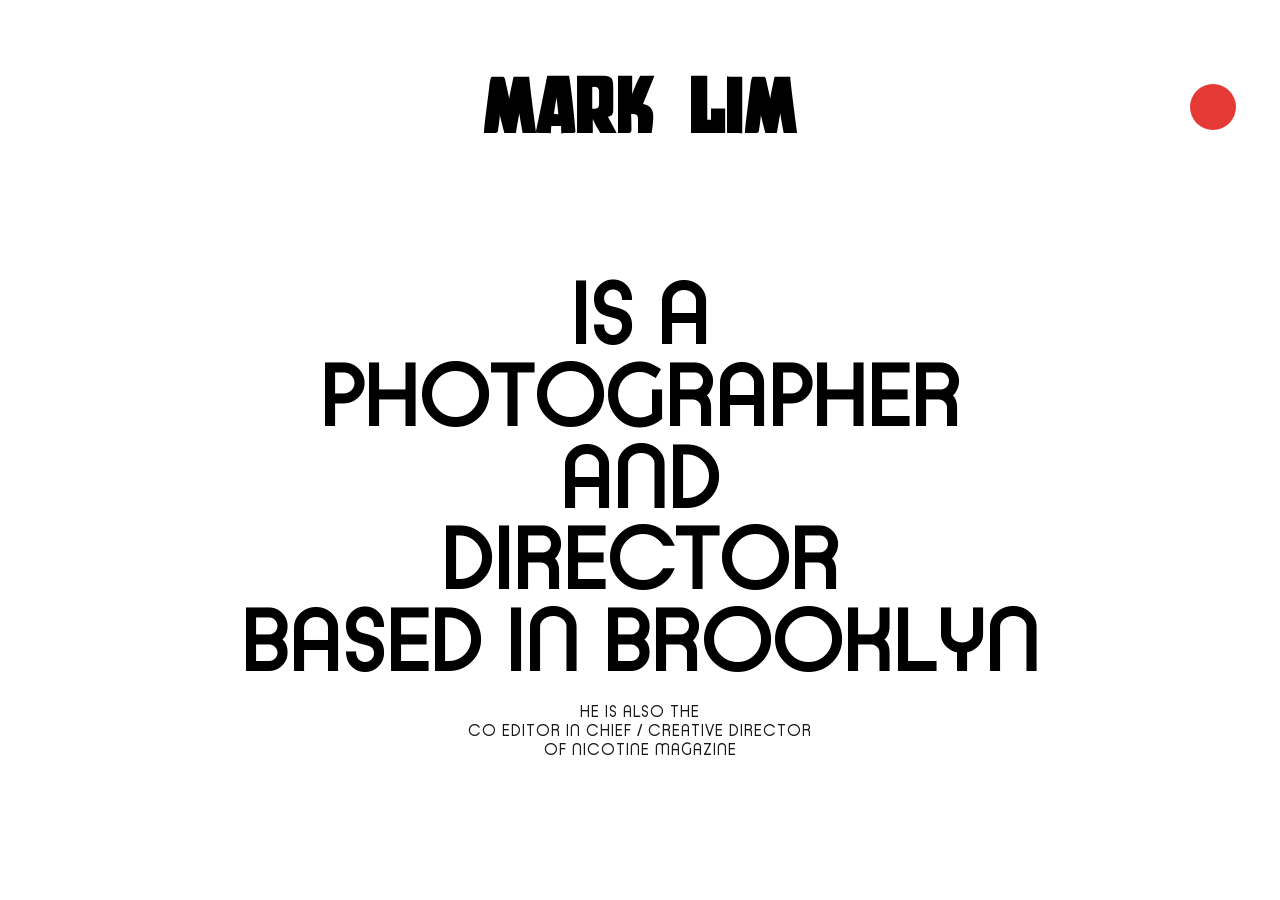
<file: about.html>
<!doctype html>
<html lang="en">
  <head>
    <meta charset="utf-8" />
    <meta name="viewport" content="width=device-width,initial-scale=1" />
    <title>Mark Lim — About</title>
    <link rel="stylesheet" href="./css/styles.css" />
  </head>
  <body class="about-page">
    <div class="page">
      <header class="site-header">
        <h1 class="brand">MARK LIM</h1>

        <button
          class="menu-btn"
          type="button"
          aria-label="Open menu"
          data-menu-btn
        >
          <span class="bar" aria-hidden="true"></span>
        </button>
      </header>

      <main class="main">
        <section class="about-wrap" aria-label="About">
          <div>
            <h2 class="about-title">
              IS A<br />
              PHOTOGRAPHER<br />
              AND<br />
              DIRECTOR<br />
              BASED IN BROOKLYN
            </h2>

            <p class="about-sub">
              HE IS ALSO THE<br />
              CO EDITOR IN CHIEF / CREATIVE DIRECTOR<br />
              OF NICOTINE MAGAZINE
            </p>
          </div>
        </section>
      </main>
    </div>

    <!-- Menu Overlay -->
    <div class="menu-overlay" data-menu-overlay aria-hidden="true">
      <div class="menu-inner">
        <nav class="menu-links" aria-label="Main navigation">
          <a href="./about.html">ABOUT</a>
          <a href="./index.html">WORK</a>
          <a href="./reel.html">REEL</a>
          <a href="./contact.html">CONTACT</a>
        </nav>
      </div>
    </div>

    <script src="./js/menu.js"></script>
  </body>
</html>
</file>
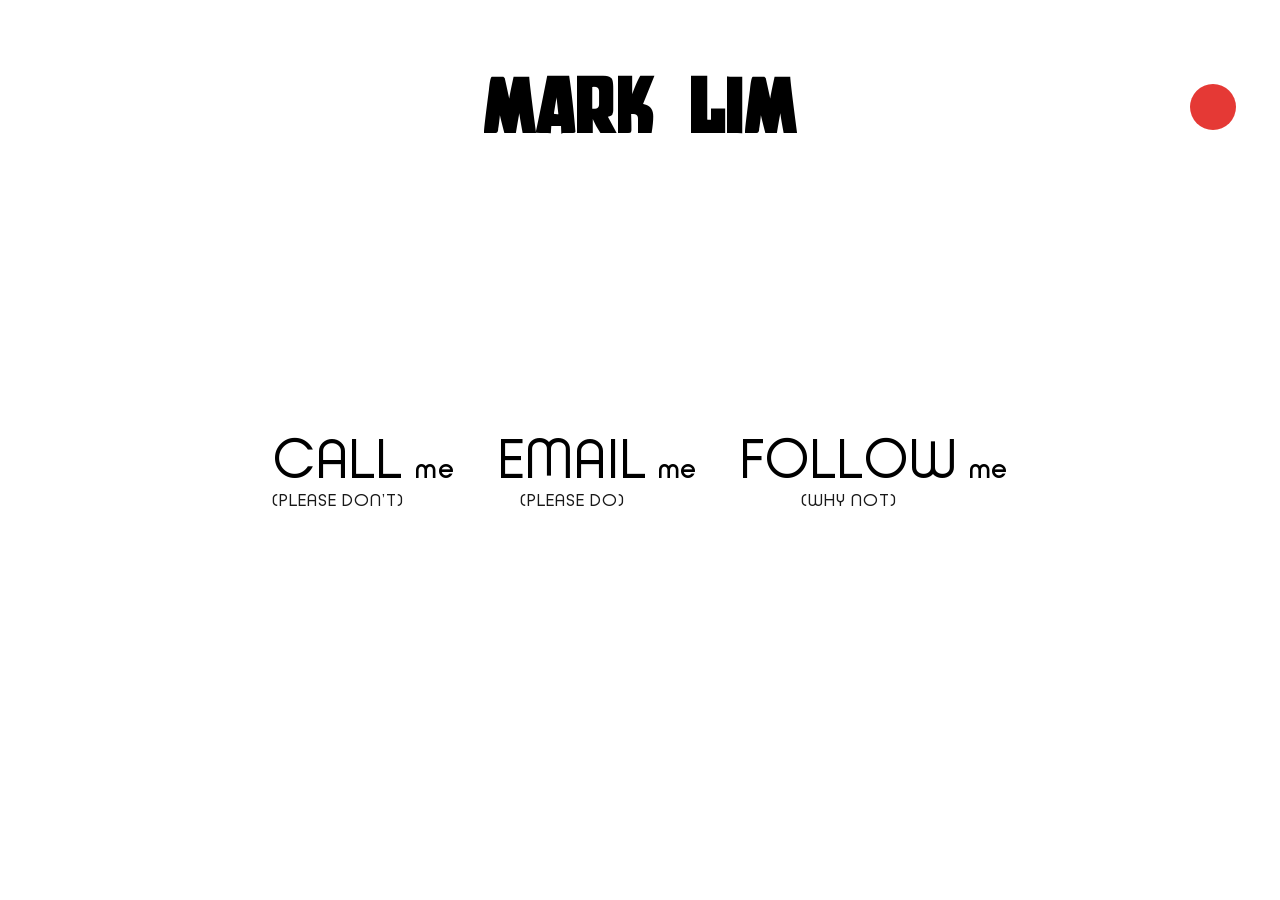
<file: contact.html>
<!doctype html>
<html lang="en">
  <head>
    <meta charset="utf-8" />
    <meta name="viewport" content="width=device-width,initial-scale=1" />
    <title>Mark Lim — Contact</title>
    <link rel="stylesheet" href="./css/styles.css" />
  </head>
  <body class="contact-page">
    <div class="page">
      <header class="site-header">
        <h1 class="brand">MARK LIM</h1>

        <button
          class="menu-btn"
          type="button"
          aria-label="Open menu"
          data-menu-btn
        >
          <span class="bar" aria-hidden="true"></span>
        </button>
      </header>

      <main class="main">
        <section class="contact-wrap" aria-label="Contact options">
          <div class="contact-row">
            <div class="contact-item">
              <a
                class="contact-word"
                href="tel:+19179759122"
                aria-label="Call me at +1 917 975 9122"
                >CALL</a
              >
              <a
                class="contact-me"
                href="tel:+19179759122"
                aria-label="Call me at +1 917 975 9122"
                >me</a
              >
              <p class="contact-sub">(PLEASE DON’T)</p>
              <!-- optional actual phone link:
            <p><a href="tel:+1XXXXXXXXXX">+1 (xxx) xxx-xxxx</a></p>
            --></div>

            <div class="contact-item">
              <a
                class="contact-word"
                href="mailto:marklim@marklimphotography.com"
                aria-label="Email me at marklim@marklimphotography.com"
                >EMAIL</a
              >
              <a
                class="contact-me"
                href="mailto:marklim@marklimphotography.com"
                aria-label="Email me at marklim@marklimphotography.com"
                >me</a
              >
              <p class="contact-sub">(PLEASE DO)</p>
              <!-- optional:
            <p><a href="mailto:you@domain.com">you@domain.com</a></p>
            --></div>

            <div class="contact-item">
              <a
                class="contact-word"
                href="https://www.instagram.com/markmarklimlim"
                target="_blank"
                rel="noreferrer"
                aria-label="Follow me on Instagram"
                >FOLLOW</a
              >
              <a
                class="contact-me"
                href="https://www.instagram.com/markmarklimlim"
                target="_blank"
                rel="noreferrer"
                aria-label="Follow me on Instagram"
                >me</a
              >
              <p class="contact-sub">(WHY NOT)</p>
              <!-- optional:
            <p><a href="https://instagram.com/yourhandle" target="_blank" rel="noreferrer">@yourhandle</a></p>
            --></div>
          </div>
        </section>
      </main>
    </div>

    <!-- Menu Overlay -->
    <div class="menu-overlay" data-menu-overlay aria-hidden="true">
      <div class="menu-inner">
        <nav class="menu-links" aria-label="Main navigation">
          <a href="./about.html">ABOUT</a>
          <a href="./index.html">WORK</a>
          <a href="./reel.html">REEL</a>
          <a href="./contact.html">CONTACT</a>
        </nav>
      </div>
    </div>

    <script src="./js/menu.js"></script>
  </body>
</html>
</file>
<file: css/styles.css>
/* --------------------
   Fonts
--------------------- */
@font-face {
  font-family: "ZaiKinematografi";
  src: url("../assets/zai_KinematografiaPolska1908solid.otf") format("opentype");
  font-weight: 400;
  font-style: normal;
}

@font-face {
  font-family: "TypoRing";
  src: url("../assets/Typo Ring Regular Demo.otf") format("opentype");
  font-weight: 400;
  font-style: normal;
}

/* --------------------
   Base
--------------------- */
:root {
  --bg: #ffffff;
  --text: #000000;
  --red: #e53935;

  --max-width: 1600px;
  --header-top-pad: 80px;
  --side-pad: 44px;
  --brand-size: 54px;
}

* { box-sizing: border-box; }

html, body {
  height: 100%;
  margin: 0;
  background: var(--bg);
  color: var(--text);
}

body {
  font-family: "TypoRing", system-ui, -apple-system, Segoe UI, Roboto, Arial, sans-serif;
}

body.about-page,
body.contact-page,
body.reel-page {
  overflow: hidden;
}

/* --------------------
   Header / Layout
--------------------- */
.page {
  min-height: 100vh;
  position: relative;
}

.site-header {
  position: relative;
  z-index: 100;
  padding-top: var(--header-top-pad);
  padding-left: var(--side-pad);
  padding-right: var(--side-pad);
}

.work-page .site-header {
  position: fixed;
  top: 0;
  left: 0;
  right: 0;
}

.brand {
  text-align: center;
  font-family: "ZaiKinematografi", Impact, Haettenschweiler, "Arial Narrow Bold", sans-serif;
  font-size: var(--brand-size);
  letter-spacing: 3px;
  line-height: 1;
  margin: 0;
  user-select: none;
}

/* Red dot button */
.menu-btn {
  position: absolute;
  top: calc(var(--header-top-pad) + (var(--brand-size) - 46px) / 2);
  right: var(--side-pad);
  width: 46px;
  height: 46px;
  border-radius: 999px;
  background: var(--red);
  border: none;
  cursor: pointer;
  display: block;
  padding: 0;
  overflow: hidden;
  --split-gap: 10px;
}

.menu-btn:focus {
  outline: none;
}

/* Keep red base constant and fade white center split in/out */
.menu-btn::after {
  content: "";
  position: absolute;
  transition: opacity 180ms linear;
}

.menu-btn::after {
  left: 0;
  right: 0;
  top: 50%;
  height: var(--split-gap);
  transform: translateY(-50%);
  background: var(--bg);
  border-radius: 0;
  opacity: 0;
}

.menu-btn.is-open::after {
  opacity: 1;
}

.menu-btn .bar {
  display: none;
}

/* --------------------
   Main content wrapper
--------------------- */
.main {
  max-width: var(--max-width);
  margin: 0 auto;
  padding: 100px var(--side-pad) 64px;
}

.work-page .main {
  max-width: 1760px;
  padding-top: calc(var(--header-top-pad) + 96px);
}

/* --------------------
   WORK page (2 images side-by-side)
--------------------- */
.work-grid {
  display: grid;
  grid-template-columns: 1fr 1fr;
  grid-auto-flow: row;
  gap: 50px;
  align-items: start;
  margin-top: 0;
}

.work-page .work-grid {
  margin-top: 10px;
}

.work-grid figure {
  margin: 0;
}

.work-grid figure.is-deferred {
  opacity: 0;
  transition: opacity 100ms linear;
}

.work-grid figure.is-visible {
  opacity: 1;
}

.work-grid figure.work-item-landscape {
  grid-column: 1 / -1;
}

.work-grid img {
  width: 100%;
  height: auto;
  display: block;
}

/* --------------------
   ABOUT page (centered typography)
--------------------- */
.about-wrap {
  min-height: calc(100vh - 140px);
  display: grid;
  place-items: center;
  text-align: center;
}

.about-page .page {
  min-height: 100vh;
  display: flex;
  flex-direction: column;
}

.about-page .main {
  flex: 1;
  width: 100%;
  display: grid;
  align-items: center;
  padding: 0 var(--side-pad);
}

.about-page .about-wrap {
  min-height: auto;
}

.about-title {
  font-family: "TypoRing", system-ui, sans-serif;
  font-size: 86px;
  letter-spacing: 2px;
  line-height: 0.95;
  margin: 0 0 18px;
}

.about-sub {
  font-family: "TypoRing", system-ui, sans-serif;
  font-size: 16px;
  letter-spacing: 1px;
  text-transform: uppercase;
  opacity: 0.9;
  margin: 0;
}

/* --------------------
   CONTACT page
--------------------- */
.contact-wrap {
  min-height: calc(100vh - 140px);
  display: grid;
  place-items: center;
}

.contact-page .page {
  display: flex;
  flex-direction: column;
}

.contact-page .main {
  flex: 1;
  width: 100%;
  display: grid;
  align-items: center;
  padding: 0 var(--side-pad);
}

.contact-page .contact-wrap {
  min-height: auto;
  transform: translateY(-44px);
}

.contact-row {
  display: flex;
  gap: 44px;
  align-items: flex-start;
  justify-content: center;
  text-align: center;
  flex-wrap: nowrap;
}

.contact-item {
  display: grid;
  grid-template-columns: max-content max-content;
  grid-template-areas:
    "word me"
    "sub .";
  align-items: end;
  justify-content: center;
  column-gap: 10px;
  row-gap: 2px;
}

.contact-word {
  grid-area: word;
  font-family: "TypoRing", system-ui, sans-serif;
  font-size: 54px;
  font-weight: 100;
  letter-spacing: 1px;
  margin: 0;
  line-height: 0.95;
}

.contact-me {
  grid-area: me;
  font-family: "TypoRing", system-ui, sans-serif;
  font-size: 34px;
  font-weight: 100;
  letter-spacing: 0.2px;
}

.contact-sub {
  grid-area: sub;
  justify-self: center;
  margin: 0;
  font-size: 18px;
  letter-spacing: 1px;
  opacity: 0.9;
  text-transform: uppercase;
}

.contact-item a {
  color: inherit;
  text-decoration: none;
}
.contact-item a:hover {
  text-decoration: none;
}

/* --------------------
   REEL page (full-screen video)
--------------------- */
.reel {
  position: fixed;
  inset: 0;
  background: #000;
  z-index: 0;
}

.reel video {
  width: 100%;
  height: 100%;
  object-fit: cover; /* change to 'contain' if you want letterbox instead */
  display: block;
}

/* Keep header/menu above video */
.reel-page .site-header {
  position: relative;
  z-index: 60;
}

.reel-page .brand {
  color: #000; /* your screenshot is black over a light video frame */
}

.reel-audio-btn {
  position: fixed;
  right: var(--side-pad);
  bottom: calc(var(--header-top-pad) + (var(--brand-size) - 46px) / 2);
  z-index: 40;
  width: 46px;
  height: 46px;
  border: none;
  border-radius: 999px;
  background: var(--red);
  color: var(--bg);
  display: inline-flex;
  align-items: center;
  justify-content: center;
  padding: 0;
  cursor: pointer;
}

.reel-audio-btn__label {
  font-family: "ZaiKinematografi", Impact, Haettenschweiler, "Arial Narrow Bold", sans-serif;
  font-size: 12px;
  letter-spacing: 1px;
  line-height: 1;
  transform: translateY(1px);
}

.reel-audio-btn:focus {
  outline: none;
}

/* --------------------
   Menu Overlay
--------------------- */
.menu-overlay {
  position: fixed;
  inset: 0;
  background: #fff;
  z-index: 50;

  /* fade-in */
  opacity: 0;
  visibility: hidden;
  pointer-events: none;
  transition: opacity 400ms ease, visibility 0s linear 400ms;
}

.menu-overlay.is-open {
  opacity: 1;
  visibility: visible;
  pointer-events: auto;
  transition: opacity 400ms ease;
}

.menu-inner {
  height: 100%;
  padding: 0 var(--side-pad) 0 calc(var(--side-pad) + 40px);
  display: flex;
  align-items: center;
  justify-content: flex-start;
}

.menu-links {
  display: grid;
  gap: 10px;
  transition: opacity 220ms ease, transform 220ms ease;
  will-change: opacity, transform;
}

.menu-overlay.is-navigating .menu-links {
  opacity: 0;
  transform: translateY(10px);
  pointer-events: none;
}

.menu-links a {
  font-family: "TypoRing", system-ui, sans-serif;
  font-size: 78px;
  letter-spacing: 2px;
  text-decoration: none;
  color: #000;
  line-height: 0.95;
}

.menu-links a:hover {
  opacity: 0.75;
}

/* --------------------
   Responsive
--------------------- */
@media (max-width: 900px) {
  :root { --brand-size: 44px; }
  .work-grid { grid-template-columns: 1fr; gap: 28px; }
  .work-page .main { padding-top: calc(var(--header-top-pad) + 60px); }
  .about-title { font-size: 62px; }
  .menu-links a { font-size: 56px; }
  .contact-word { font-size: 45px; }
  .contact-me { font-size: 30px; }
}

@media (max-width: 520px) {
  :root {
    --header-top-pad: 24px;
    --side-pad: 18px;
    --brand-size: 32px;
  }
  .brand { 
    letter-spacing: 4px;
  }
  .work-page .main {
    padding-top: 116px;
  }
  .menu-btn { right: var(--side-pad); }
  .menu-inner { padding-top: 120px; }
  .menu-links a { font-size: 40px; }
  .about-title { 
    font-size: 48px; 
  }
  .about-sub { 
    font-size: 14px; 
  }
  .about-wrap {
    min-height: auto;
    padding: 40px 0;
  }
  .contact-wrap {
    min-height: auto;
    padding: 40px 0;
  }
  .contact-row {
    flex-direction: column;
    gap: 32px;
  }
  .contact-word { 
    font-size: 32px;
  }
  .contact-me { 
    font-size: 22px;
  }
  .contact-sub { 
    grid-column: 1 / -1;
    width: 100%;
    text-align: center;
    font-size: 14px; 
  }
  .contact-item {
    width: min(100%, 16rem);
    column-gap: 8px;
    row-gap: 8px;
  }
}
</file>
